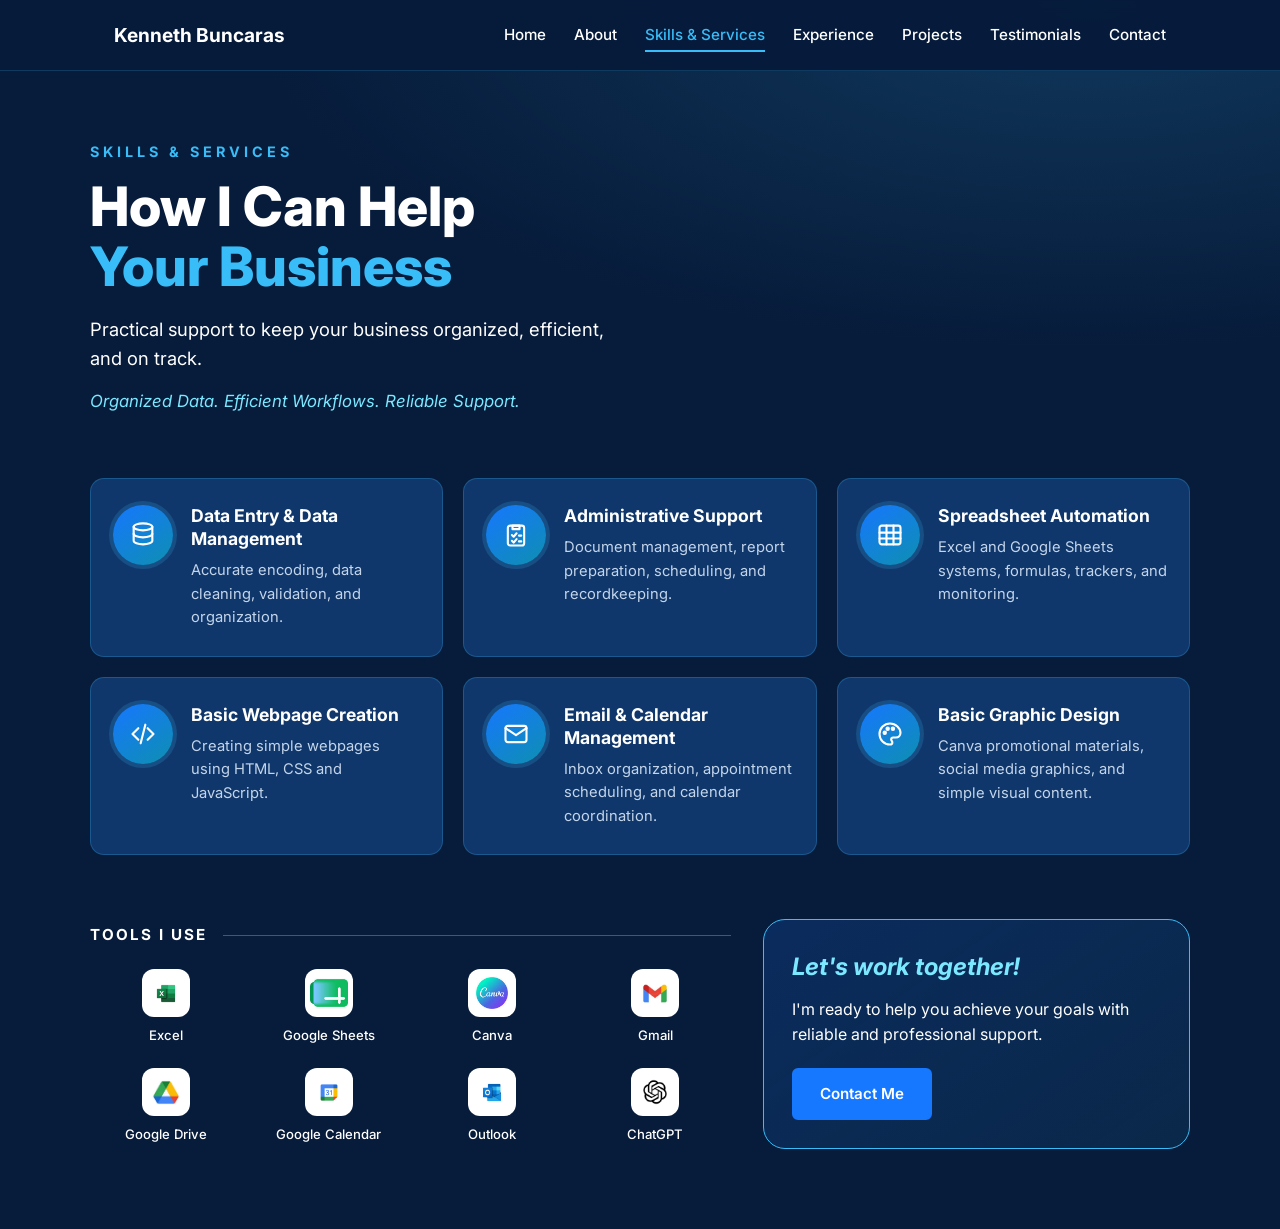
<file: skills.html>
<!DOCTYPE html>
<html lang="en">
  <head>
    <meta charset="UTF-8" />
    <meta name="viewport" content="width=device-width, initial-scale=1.0" />
    <title>Skills &amp; Services | Kenneth Buncaras</title>

    <link rel="preconnect" href="https://fonts.googleapis.com" />
    <link rel="preconnect" href="https://fonts.gstatic.com" crossorigin />
    <link
      href="https://fonts.googleapis.com/css2?family=Inter:wght@400;500;600;700;800&display=swap"
      rel="stylesheet"
    />
    <link rel="stylesheet" href="css/style.css" />
  </head>
  <body class="skills-page">
    <!-- ===== NAVIGATION BAR ===== -->
    <header class="navbar">
      <div class="nav-container">
        <a href="index.html" class="logo">Kenneth Buncaras</a>

        <nav>
          <ul class="nav-links">
            <li><a href="index.html">Home</a></li>
            <li><a href="about.html">About</a></li>
            <li><a href="skills.html" class="active">Skills &amp; Services</a></li>
            <li><a href="experience.html">Experience</a></li>
            <li><a href="projects.html">Projects</a></li>
            <li><a href="testimonials.html">Testimonials</a></li>
            <li><a href="contact.html">Contact</a></li>
          </ul>
        </nav>
      </div>
    </header>

    <main>
      <!-- ===== PAGE HEADING ===== -->
      <section class="svc-hero">
        <div class="container">
          <p class="svc-label">Skills &amp; Services</p>
          <h1 class="svc-title">How I Can Help<br /><span>Your Business</span></h1>
          <p class="svc-sub">Practical support to keep your business organized, efficient, and on track.</p>
          <p class="svc-tagline">Organized Data. Efficient Workflows. Reliable Support.</p>
        </div>
      </section>

      <!-- ===== 6 SERVICE CARDS ===== -->
      <section class="svc-section">
        <div class="container">
          <div class="svc-grid">

            <article class="svc-card">
              <div class="svc-icon">
                <svg viewBox="0 0 24 24" fill="none" stroke="currentColor" stroke-width="1.8" stroke-linecap="round" stroke-linejoin="round"><ellipse cx="12" cy="5" rx="8" ry="3"/><path d="M4 5v6c0 1.7 3.6 3 8 3s8-1.3 8-3V5"/><path d="M4 11v6c0 1.7 3.6 3 8 3s8-1.3 8-3v-6"/></svg>
              </div>
              <div>
                <h3>Data Entry &amp; Data Management</h3>
                <p>Accurate encoding, data cleaning, validation, and organization.</p>
              </div>
            </article>

            <article class="svc-card">
              <div class="svc-icon">
                <svg viewBox="0 0 24 24" fill="none" stroke="currentColor" stroke-width="1.8" stroke-linecap="round" stroke-linejoin="round"><rect x="5" y="4" width="14" height="17" rx="2"/><path d="M9 4h6v3H9z"/><path d="M8.5 12l1.5 1.5 2.5-3"/><path d="M8.5 17l1.5 1.5 2.5-3"/><path d="M14.5 12.5h2M14.5 17.5h2"/></svg>
              </div>
              <div>
                <h3>Administrative Support</h3>
                <p>Document management, report preparation, scheduling, and recordkeeping.</p>
              </div>
            </article>

            <article class="svc-card">
              <div class="svc-icon">
                <svg viewBox="0 0 24 24" fill="none" stroke="currentColor" stroke-width="1.8" stroke-linecap="round" stroke-linejoin="round"><rect x="3" y="4" width="18" height="16" rx="2"/><path d="M3 10h18M3 15h18M9 4v16M15 4v16"/></svg>
              </div>
              <div>
                <h3>Spreadsheet Automation</h3>
                <p>Excel and Google Sheets systems, formulas, trackers, and monitoring.</p>
              </div>
            </article>

                        <article class="svc-card">
              <div class="svc-icon">
                <svg viewBox="0 0 24 24" fill="none" stroke="currentColor" stroke-width="1.8" stroke-linecap="round" stroke-linejoin="round"><path d="M8 7l-5 5 5 5"/><path d="M16 7l5 5-5 5"/><path d="M14 4l-4 16"/></svg>
              </div>
              <div>
                <h3>Basic Webpage Creation</h3>
                <p>Creating simple webpages using HTML, CSS and JavaScript.</p>
              </div>
            </article>

            <article class="svc-card">
              <div class="svc-icon">
                <svg viewBox="0 0 24 24" fill="none" stroke="currentColor" stroke-width="1.8" stroke-linecap="round" stroke-linejoin="round"><rect x="3" y="5" width="18" height="14" rx="2"/><path d="M3 7l9 6 9-6"/></svg>
              </div>
              <div>
                <h3>Email &amp; Calendar Management</h3>
                <p>Inbox organization, appointment scheduling, and calendar coordination.</p>
              </div>
            </article>

            <article class="svc-card">
              <div class="svc-icon">
                <svg viewBox="0 0 24 24" fill="none" stroke="currentColor" stroke-width="1.8" stroke-linecap="round" stroke-linejoin="round"><path d="M12 3a9 9 0 100 18c1.4 0 2-.9 2-1.8 0-1.2-1-1.4-1-2.5 0-1 .8-1.7 1.8-1.7H17a4 4 0 004-4c0-4-4-8-9-8z"/><circle cx="7.5" cy="11" r="1"/><circle cx="10" cy="7.5" r="1"/><circle cx="14.5" cy="7.5" r="1"/></svg>
              </div>
              <div>
                <h3>Basic Graphic Design</h3>
                <p>Canva promotional materials, social media graphics, and simple visual content.</p>
              </div>
            </article>

          </div>
        </div>
      </section>

      <!-- ===== TOOLS + CALL TO ACTION ===== -->
      <section class="svc-section svc-bottom">
        <div class="container svc-bottom-grid">

          <div>
            <p class="svc-tools-label">Tools I Use</p>
            <div class="svc-tools">
              <div class="svc-tool"><img src="images/logos/excel.png" alt="" onerror="this.remove()" /><span>Excel</span></div>
              <div class="svc-tool"><img src="images/logos/sheets.png" alt="" onerror="this.remove()" /><span>Google Sheets</span></div>
              <div class="svc-tool"><img src="images/logos/canva.png" alt="" onerror="this.remove()" /><span>Canva</span></div>
              <div class="svc-tool"><img src="images/logos/gmail.png" alt="" onerror="this.remove()" /><span>Gmail</span></div>
              <div class="svc-tool"><img src="images/logos/drive.png" alt="" onerror="this.remove()" /><span>Google Drive</span></div>
              <div class="svc-tool"><img src="images/logos/calendar.png" alt="" onerror="this.remove()" /><span>Google Calendar</span></div>
              <div class="svc-tool"><img src="images/logos/outlook.png" alt="" onerror="this.remove()" /><span>Outlook</span></div>
              <div class="svc-tool"><img src="images/logos/chatgpt.png" alt="" onerror="this.remove()" /><span>ChatGPT</span></div>
            </div>
          </div>

          <div class="svc-cta">
            <h3>Let's work together!</h3>
            <p>I'm ready to help you achieve your goals with reliable and professional support.</p>
            <a href="contact.html" class="btn btn-primary">Contact Me</a>
          </div>

        </div>
      </section>
    </main>

    <script src="js/main.js"></script>
  </body>
</html>
</file>
<file: css/style.css>
/* ===== Colors and fonts we will reuse everywhere ===== */
:root {
  --navy: #0f2a47;
  --accent: #1b8a9a;
  --text: #2b3440;
  --light-bg: #f5f7fa;
  --white: #ffffff;
  --font-main: "Inter", Arial, sans-serif;
}

/* ===== Basic rules for the whole page ===== */
* {
  margin: 0;
  padding: 0;
  box-sizing: border-box;
}

body {
  font-family: var(--font-main);
  color: var(--text);
  background-color: var(--white);
  line-height: 1.6;
}

a {
  text-decoration: none;
}

ul {
  list-style: none;
}

h1 {
  color: var(--navy);
  font-size: 3rem;
  line-height: 1.2;
}

/* ===== NAVIGATION BAR ===== */
.navbar {
  position: fixed;
  top: 0;
  left: 0;
  width: 100%;
  background-color: var(--white);
  border-bottom: 1px solid #e3e8ef;
  z-index: 1000;
}

.nav-container {
  max-width: 1100px;
  margin: 0 auto;
  padding: 0 24px;
  height: 70px;
  display: flex;
  align-items: center;
  justify-content: space-between;
}

.logo {
  font-size: 1.2rem;
  font-weight: 700;
  color: var(--navy);
}

.nav-links {
  display: flex;
  gap: 28px;
}

.nav-links a {
  font-size: 0.95rem;
  font-weight: 500;
  color: var(--text);
  padding: 6px 0;
  border-bottom: 2px solid transparent;
  transition: color 0.2s ease;
}

.nav-links a:hover {
  color: var(--accent);
}

/* The link of the page you are currently on */
.nav-links a.active {
  color: var(--accent);
  border-bottom-color: var(--accent);
}

/* ===== HOME / HERO SECTION ===== */
.hero {
  min-height: 100vh;
  display: flex;
  align-items: center;
  padding: 100px 24px 60px;
  background-color: var(--light-bg);
}

.hero-container {
  max-width: 1100px;
  margin: 0 auto;
  width: 100%;
  display: flex;
  align-items: center;
  justify-content: space-between;
  gap: 48px;
}

.hero-text {
  flex: 1;
}

.hero-greeting {
  font-size: 1.1rem;
  font-weight: 500;
  color: var(--accent);
  margin-bottom: 8px;
}

.hero-title {
  font-size: 1.4rem;
  font-weight: 600;
  color: var(--accent);
  margin: 12px 0 20px;
}

.hero-summary {
  font-size: 1.05rem;
  max-width: 520px;
  margin-bottom: 32px;
}

.hero-buttons {
  display: flex;
  flex-wrap: wrap;
  gap: 14px;
}

.hero-image img {
  width: 320px;
  height: 320px;
  object-fit: cover;
  border-radius: 50%;
  border: 6px solid var(--white);
  box-shadow: 0 10px 30px rgba(15, 42, 71, 0.15);
}

/* ===== BUTTONS ===== */
.btn {
  display: inline-block;
  padding: 12px 26px;
  border-radius: 6px;
  font-size: 0.95rem;
  font-weight: 600;
  transition: all 0.2s ease;
}

.btn-primary {
  background-color: var(--navy);
  color: var(--white);
  border: 2px solid var(--navy);
}

.btn-primary:hover {
  background-color: var(--accent);
  border-color: var(--accent);
}

.btn-outline {
  background-color: transparent;
  color: var(--navy);
  border: 2px solid var(--navy);
}

.btn-outline:hover {
  background-color: var(--navy);
  color: var(--white);
}

/* ===== SHARED SECTION STYLES (reused by every page) ===== */
.section {
  padding: 90px 24px;
}

/* Extra space at the top of inner pages, so the fixed menu bar does not cover the title */
.page-top {
  padding-top: 140px;
}

.container {
  max-width: 1100px;
  margin: 0 auto;
}

.section-header {
  margin-bottom: 48px;
}

.section-label {
  font-size: 0.9rem;
  font-weight: 600;
  letter-spacing: 1.5px;
  text-transform: uppercase;
  color: var(--accent);
  margin-bottom: 8px;
}

.section-title {
  font-size: 2rem;
  line-height: 1.3;
  color: var(--navy);
  max-width: 640px;
}

/* ===== ABOUT ME PAGE ===== */
.about-grid {
  display: grid;
  grid-template-columns: 1.4fr 1fr;
  gap: 56px;
  align-items: start;
}

.about-text p {
  margin-bottom: 16px;
}

.about-subtitle {
  font-size: 1.15rem;
  color: var(--navy);
  margin: 28px 0 14px;
}

.about-education .about-subtitle {
  margin-top: 0;
}

.interest-list li {
  position: relative;
  padding-left: 22px;
  margin-bottom: 10px;
}

.interest-list li::before {
  content: "";
  position: absolute;
  left: 0;
  top: 10px;
  width: 8px;
  height: 8px;
  border-radius: 50%;
  background-color: var(--accent);
}

/* ===== INFO CARD (used for Education, later for Experience) ===== */
.info-card {
  background-color: var(--light-bg);
  border-left: 4px solid var(--accent);
  border-radius: 8px;
  padding: 24px;
}

.info-card h4 {
  font-size: 1.05rem;
  color: var(--navy);
  margin-bottom: 6px;
}

.card-period {
  font-size: 0.85rem;
  font-weight: 600;
  color: var(--accent);
  margin-bottom: 6px;
}

.card-detail {
  font-size: 0.95rem;
  margin-bottom: 4px;
}

.card-badge {
  display: inline-block;
  margin-top: 14px;
  padding: 4px 12px;
  border-radius: 20px;
  background-color: var(--navy);
  color: var(--white);
  font-size: 0.8rem;
  font-weight: 600;
}

/* ===== TABLET AND PHONE ===== */
@media (max-width: 800px) {
  .hero-container {
    flex-direction: column-reverse;
    text-align: center;
  }

  .hero-summary {
    margin-left: auto;
    margin-right: auto;
  }

  .hero-buttons {
    justify-content: center;
  }

  .hero-image img {
    width: 240px;
    height: 240px;
  }

  h1 {
    font-size: 2.2rem;
  }

  .section {
    padding: 64px 24px;
  }

  .page-top {
    padding-top: 110px;
  }

  .section-title {
    font-size: 1.6rem;
  }

  .about-grid {
    grid-template-columns: 1fr;
    gap: 36px;
  }
}/* ===== SOFTWARE AND TOOLS (bulleted list in columns) ===== */
.tools-list {
  display: grid;
  grid-template-columns: 1fr 1fr;
  column-gap: 24px;
}

@media (max-width: 800px) {
  .tools-list {
    grid-template-columns: 1fr;
  }
}/* ===== EXPERIENCE PAGE (timeline) ===== */
.timeline {
  position: relative;
  padding-left: 40px;
}

/* The vertical line */
.timeline::before {
  content: "";
  position: absolute;
  left: 9px;
  top: 8px;
  bottom: 8px;
  width: 2px;
  background-color: #d5dde8;
}

.timeline-item {
  position: relative;
  margin-bottom: 28px;
}

.timeline-item:last-child {
  margin-bottom: 0;
}

/* The dot for each job */
.timeline-item::before {
  content: "";
  position: absolute;
  left: -40px;
  top: 28px;
  width: 20px;
  height: 20px;
  border-radius: 50%;
  background-color: var(--white);
  border: 4px solid var(--accent);
}

.card-company {
  font-size: 0.95rem;
  font-weight: 600;
  color: var(--text);
  margin-bottom: 14px;
}

.timeline-item .interest-list li {
  font-size: 0.95rem;
  margin-bottom: 8px;
}

@media (max-width: 800px) {
  .timeline {
    padding-left: 32px;
  }

  .timeline-item::before {
    left: -32px;
  }
}/* ===== PROJECTS PAGE ===== */
.section-gray {
  background-color: var(--light-bg);
}

.project-grid {
  display: grid;
  grid-template-columns: repeat(3, 1fr);
  gap: 24px;
}

.project-card {
  background-color: var(--white);
  border: 1px solid #e3e8ef;
  border-radius: 8px;
  overflow: hidden;
  transition: box-shadow 0.2s ease, transform 0.2s ease;
}

.project-card:hover {
  box-shadow: 0 8px 24px rgba(15, 42, 71, 0.12);
  transform: translateY(-3px);
}

.project-thumb {
  height: 160px;
  display: flex;
  align-items: center;
  justify-content: center;
  color: var(--white);
  font-size: 1.1rem;
  font-weight: 600;
  letter-spacing: 1px;
  text-transform: uppercase;
}

.thumb-navy {
  background-color: var(--navy);
}

.thumb-teal {
  background-color: var(--accent);
}

.thumb-slate {
  background-color: #4a5a6e;
}

.thumb-sky {
  background-color: #5b9bd5;
}

.project-body {
  padding: 22px;
}

.project-body h3 {
  font-size: 1.05rem;
  color: var(--navy);
  margin-bottom: 8px;
}

.project-body p {
  font-size: 0.92rem;
  margin-bottom: 14px;
}

.project-badge {
  display: inline-block;
  margin-bottom: 10px;
  padding: 3px 10px;
  border-radius: 20px;
  background-color: var(--accent);
  color: var(--white);
  font-size: 0.72rem;
  font-weight: 600;
  letter-spacing: 0.5px;
  text-transform: uppercase;
}

.project-body .tag-list {
  gap: 8px;
}

.project-body .tag {
  padding: 4px 12px;
  font-size: 0.8rem;
}

/* Filter buttons */
.filter-bar {
  display: flex;
  flex-wrap: wrap;
  gap: 10px;
  margin-bottom: 32px;
}

.filter-btn {
  padding: 9px 20px;
  border: 2px solid var(--navy);
  border-radius: 20px;
  background-color: transparent;
  color: var(--navy);
  font-family: var(--font-main);
  font-size: 0.9rem;
  font-weight: 600;
  cursor: pointer;
  transition: all 0.2s ease;
}

.filter-btn:hover,
.filter-btn.active {
  background-color: var(--navy);
  color: var(--white);
}

/* Used by JavaScript to hide cards that do not match the filter */
.hide {
  display: none !important;
}

@media (max-width: 900px) {
  .project-grid {
    grid-template-columns: 1fr 1fr;
  }
}

@media (max-width: 600px) {
  .project-grid {
    grid-template-columns: 1fr;
  }
}/* ===== PROJECT PICTURES ===== */
.project-thumb {
  height: 220px;
}

/* Cards that have a real picture get a soft gray background behind it */
.project-thumb:not([class*="thumb-"]) {
  background-color: #eef1f5;
}

.project-thumb img {
  width: 100%;
  height: 100%;
  object-fit: contain; /* shows the WHOLE picture, nothing is cropped */
  cursor: zoom-in;
}

/* ===== ENLARGED PICTURE (lightbox) ===== */
.lightbox {
  position: fixed;
  top: 0;
  left: 0;
  width: 100%;
  height: 100%;
  background-color: rgba(10, 20, 35, 0.88);
  display: none;
  align-items: center;
  justify-content: center;
  padding: 32px;
  z-index: 2000;
  cursor: zoom-out;
}

.lightbox.open {
  display: flex;
}

.lightbox img {
  max-width: 100%;
  max-height: 100%;
  border-radius: 6px;
  box-shadow: 0 10px 40px rgba(0, 0, 0, 0.5);
}

.lightbox-close {
  position: absolute;
  top: 18px;
  right: 24px;
  color: var(--white);
  font-size: 2rem;
  line-height: 1;
}
/* ===== TESTIMONIALS PAGE ===== */
.testimonial-grid {
  display: grid;
  grid-template-columns: repeat(3, 1fr);
  gap: 24px;
}

.testimonial-card {
  background-color: var(--white);
  border: 1px solid #e3e8ef;
  border-top: 4px solid var(--accent);
  border-radius: 8px;
  padding: 26px;
}

.sample-label {
  display: inline-block;
  margin-bottom: 14px;
  padding: 3px 10px;
  border-radius: 20px;
  background-color: #fff3cd;
  color: #7a5b00;
  font-size: 0.72rem;
  font-weight: 600;
}

.testimonial-text {
  font-size: 0.98rem;
  margin-bottom: 20px;
}

.testimonial-author {
  display: flex;
  align-items: center;
  gap: 12px;
}

.author-avatar {
  width: 44px;
  height: 44px;
  border-radius: 50%;
  background-color: var(--navy);
  color: var(--white);
  display: flex;
  align-items: center;
  justify-content: center;
  font-weight: 700;
}

.author-name {
  font-weight: 600;
  color: var(--navy);
}

.author-role {
  font-size: 0.85rem;
}

/* ===== FEEDBACK FORM ===== */
.feedback-form {
  max-width: 760px;
  background-color: var(--white);
  border: 1px solid #e3e8ef;
  border-radius: 8px;
  padding: 32px;
}

.form-row {
  display: grid;
  grid-template-columns: 1fr 1fr;
  gap: 20px;
}

.form-group {
  margin-bottom: 20px;
}

.form-group label {
  display: block;
  margin-bottom: 6px;
  font-size: 0.9rem;
  font-weight: 600;
  color: var(--navy);
}

.form-group input[type="text"],
.form-group input[type="email"],
.form-group select,
.form-group textarea {
  width: 100%;
  padding: 11px 14px;
  border: 1px solid #cdd5e0;
  border-radius: 6px;
  font-family: var(--font-main);
  font-size: 0.95rem;
  color: var(--text);
  background-color: var(--white);
}

.form-group input:focus,
.form-group select:focus,
.form-group textarea:focus {
  outline: none;
  border-color: var(--accent);
  box-shadow: 0 0 0 3px rgba(27, 138, 154, 0.15);
}

.form-note {
  font-size: 0.85rem;
  margin-bottom: 20px;
}

.feedback-form .btn {
  cursor: pointer;
  font-family: var(--font-main);
}

.form-message {
  margin-top: 16px;
  font-size: 0.92rem;
  font-weight: 500;
}

.form-message.error {
  color: #b3261e;
}

.form-message.info {
  color: var(--accent);
}

@media (max-width: 900px) {
  .testimonial-grid {
    grid-template-columns: 1fr 1fr;
  }
}

@media (max-width: 600px) {
  .testimonial-grid {
    grid-template-columns: 1fr;
  }

  .form-row {
    grid-template-columns: 1fr;
    gap: 0;
  }

  .feedback-form {
    padding: 22px;
  }
}/* ===== STAR RATING (form) ===== */
.star-rating {
  position: relative;
  display: inline-flex;
  flex-direction: row-reverse; /* shows the stars as 1 to 5 */
  gap: 4px;
}

/* The real radio buttons are hidden but still work with the keyboard */
.star-rating input {
  position: absolute;
  opacity: 0;
  width: 1px;
  height: 1px;
}

.form-group .star-rating label {
  display: inline;
  margin: 0;
  font-size: 2.2rem;
  line-height: 1;
  color: #cdd5e0;
  cursor: pointer;
  transition: color 0.15s ease;
}

/* Hover: color this star and all the ones before it */
.form-group .star-rating label:hover,
.form-group .star-rating label:hover ~ label {
  color: #f5a623;
}

/* Chosen: color the chosen star and all the ones before it */
.form-group .star-rating input:checked ~ label {
  color: #f5a623;
}

/* Keyboard focus outline */
.form-group .star-rating input:focus-visible + label {
  outline: 2px solid var(--accent);
  border-radius: 4px;
}

/* ===== STARS SHOWN ON CARDS ===== */
.stars {
  color: #f5a623;
  font-size: 1.15rem;
  letter-spacing: 2px;
  margin-bottom: 10px;
}

/* ===== AVERAGE RATING (Home page) ===== */
.rating-summary {
  display: flex;
  flex-wrap: wrap;
  align-items: center;
  gap: 10px;
  margin-bottom: 28px;
}

.stars-outer {
  position: relative;
  display: inline-block;
  font-size: 1.4rem;
  line-height: 1;
  letter-spacing: 2px;
  color: #cdd5e0;
}

.stars-outer::before {
  content: "\2605\2605\2605\2605\2605";
}

.stars-inner {
  position: absolute;
  top: 0;
  left: 0;
  width: 0;
  white-space: nowrap;
  overflow: hidden;
}

.stars-inner::before {
  content: "\2605\2605\2605\2605\2605";
  color: #f5a623;
}

.rating-text {
  font-size: 0.95rem;
  font-weight: 600;
  color: var(--navy);
}

.rating-link {
  font-size: 0.9rem;
  font-weight: 500;
  color: var(--accent);
  text-decoration: underline;
}

@media (max-width: 800px) {
  .rating-summary {
    justify-content: center;
  }
}/* ===== TESTIMONIALS PAGE: LESS SPACE BETWEEN THE TWO SECTIONS ===== */
.section-tight-bottom {
  padding-bottom: 40px;
}

.section-tight-top {
  padding-top: 50px;
}/* ===== CONTACT PAGE ===== */
.contact-grid {
  display: grid;
  grid-template-columns: 1fr 1.3fr;
  gap: 48px;
  align-items: start;
}

.contact-intro {
  margin-bottom: 32px;
}

.contact-item {
  margin-bottom: 22px;
  padding-left: 16px;
  border-left: 4px solid var(--accent);
}

.contact-label {
  font-size: 0.8rem;
  font-weight: 600;
  letter-spacing: 1px;
  text-transform: uppercase;
  color: var(--accent);
  margin-bottom: 2px;
}

.contact-item a {
  font-weight: 600;
  color: var(--navy);
}

.contact-item a:hover {
  color: var(--accent);
}

.contact-form {
  max-width: none;
}

@media (max-width: 800px) {
  .contact-grid {
    grid-template-columns: 1fr;
    gap: 32px;
  }
}/* ===== SOCIAL LINKS ===== */
.social-links {
  display: flex;
  flex-wrap: wrap;
  gap: 10px;
  margin-top: 8px;
}

.social-links a {
  padding: 7px 16px;
  border: 2px solid var(--navy);
  border-radius: 20px;
  font-size: 0.85rem;
  font-weight: 600;
  color: var(--navy);
  transition: all 0.2s ease;
}

.social-links a:hover {
  background-color: var(--navy);
  color: var(--white);
}/* ===== MOBILE MENU ===== */
.menu-toggle {
  display: none; /* hidden on large screens */
  flex-direction: column;
  gap: 5px;
  padding: 8px;
  background: none;
  border: none;
  cursor: pointer;
}

.menu-toggle span {
  display: block;
  width: 24px;
  height: 2px;
  background-color: var(--navy);
  transition: transform 0.25s ease, opacity 0.25s ease;
}

/* The three bars turn into an X when the menu is open */
.menu-toggle.open span:nth-child(1) {
  transform: translateY(7px) rotate(45deg);
}

.menu-toggle.open span:nth-child(2) {
  opacity: 0;
}

.menu-toggle.open span:nth-child(3) {
  transform: translateY(-7px) rotate(-45deg);
}

@media (max-width: 900px) {
  .menu-toggle {
    display: flex;
  }

  /* The links become a dropdown list under the bar */
  .nav-links {
    display: none;
    position: absolute;
    top: 70px;
    left: 0;
    width: 100%;
    flex-direction: column;
    gap: 0;
    padding: 8px 24px 16px;
    background-color: var(--white);
    border-bottom: 1px solid #e3e8ef;
    box-shadow: 0 10px 20px rgba(15, 42, 71, 0.08);
  }

  .nav-links.open {
    display: flex;
  }

  .nav-links a {
    display: block;
    padding: 12px 0;
    font-size: 1rem;
    border-bottom: none;
  }

  .nav-links a.active {
    border-bottom: none;
    font-weight: 700;
  }
}/* ===== TESTIMONIALS FROM THE DATABASE ===== */
.testimonial-card {
  position: relative;
}

.testimonial-card.is-featured {
  border-color: var(--accent);
  box-shadow: 0 8px 24px rgba(27, 138, 154, 0.15);
}

.featured-badge {
  display: inline-block;
  margin-bottom: 12px;
  padding: 3px 10px;
  border-radius: 20px;
  background-color: var(--accent);
  color: var(--white);
  font-size: 0.72rem;
  font-weight: 600;
  letter-spacing: 0.5px;
  text-transform: uppercase;
}

.stars-empty {
  color: #cdd5e0;
}

.testimonial-photo {
  display: block;
  width: 100%;
  max-height: 180px;
  object-fit: cover;
  border-radius: 6px;
  margin-bottom: 20px;
}

/* Hidden spam-trap field */
.hp {
  position: absolute;
  left: -9999px;
  width: 1px;
  height: 1px;
  opacity: 0;
}/* ===== ADMIN LOGIN PAGE ===== */
.login-page {
  min-height: 100vh;
  display: flex;
  align-items: center;
  justify-content: center;
  padding: 24px;
  background-color: var(--light-bg);
}

.login-box {
  width: 100%;
  max-width: 400px;
  padding: 36px;
  background-color: var(--white);
  border: 1px solid #e3e8ef;
  border-radius: 8px;
  box-shadow: 0 10px 30px rgba(15, 42, 71, 0.08);
}

.login-box h1 {
  font-size: 1.6rem;
  margin-bottom: 6px;
}

.login-sub {
  font-size: 0.9rem;
  margin-bottom: 24px;
}

.login-box .btn {
  width: 100%;
  cursor: pointer;
  font-family: var(--font-main);
}

.login-back {
  margin-top: 20px;
  text-align: center;
  font-size: 0.9rem;
}

.login-back a {
  color: var(--accent);
}/* ===== ADMIN DASHBOARD ===== */
.admin-page {
  background-color: var(--light-bg);
  min-height: 100vh;
}

.admin-bar {
  background-color: var(--navy);
  color: var(--white);
}

.admin-bar-inner {
  max-width: 1100px;
  margin: 0 auto;
  padding: 16px 24px;
  display: flex;
  justify-content: space-between;
  align-items: center;
}

.admin-bar-right {
  display: flex;
  align-items: center;
  gap: 18px;
}

.admin-bar a {
  color: var(--white);
  font-size: 0.9rem;
}

.admin-main {
  max-width: 1100px;
  margin: 0 auto;
  padding: 32px 24px 60px;
}

.admin-tabs {
  display: flex;
  gap: 8px;
  margin-bottom: 24px;
  border-bottom: 2px solid #d5dde8;
}

.admin-tab {
  padding: 10px 22px;
  border: none;
  background: none;
  font-family: var(--font-main);
  font-size: 0.95rem;
  font-weight: 600;
  color: var(--text);
  cursor: pointer;
  border-bottom: 3px solid transparent;
  margin-bottom: -2px;
}

.admin-tab.active {
  color: var(--accent);
  border-bottom-color: var(--accent);
}

.admin-panel-head {
  display: flex;
  justify-content: space-between;
  align-items: center;
  margin-bottom: 16px;
}

.admin-panel h2 {
  color: var(--navy);
  margin-bottom: 12px;
}

.admin-panel-head h2 {
  margin-bottom: 0;
}

.admin-panel .btn {
  cursor: pointer;
  font-family: var(--font-main);
}

.admin-form {
  max-width: none;
  margin-bottom: 28px;
}

.admin-form h3 {
  color: var(--navy);
  margin-bottom: 20px;
}

.admin-form .btn-outline {
  margin-left: 10px;
}

.check-label {
  display: flex !important;
  align-items: center;
  gap: 8px;
  font-weight: 500 !important;
  cursor: pointer;
}

.current-file {
  margin-bottom: 8px;
  font-size: 0.9rem;
}

.current-file small {
  display: block;
  color: #6b7686;
}

.admin-table-wrap {
  overflow-x: auto;
  background-color: var(--white);
  border: 1px solid #e3e8ef;
  border-radius: 8px;
}

.admin-table {
  width: 100%;
  border-collapse: collapse;
  font-size: 0.92rem;
}

.admin-table th,
.admin-table td {
  padding: 12px 14px;
  text-align: left;
  border-bottom: 1px solid #e3e8ef;
  vertical-align: middle;
}

.admin-table th {
  background-color: var(--light-bg);
  color: var(--navy);
  font-size: 0.8rem;
  text-transform: uppercase;
  letter-spacing: 0.5px;
}

.admin-thumb {
  width: 64px;
  height: 44px;
  object-fit: cover;
  border-radius: 4px;
  display: block;
  margin-bottom: 6px;
}

.admin-table .admin-thumb {
  margin-bottom: 0;
}

.admin-no-pic {
  color: #8a94a3;
  font-size: 0.85rem;
}

.admin-actions {
  white-space: nowrap;
}

.admin-btn {
  padding: 6px 14px;
  border: 1px solid #cdd5e0;
  border-radius: 6px;
  background-color: var(--white);
  font-family: var(--font-main);
  font-size: 0.85rem;
  font-weight: 600;
  color: var(--navy);
  cursor: pointer;
}

.admin-btn:hover {
  border-color: var(--navy);
}

.admin-btn.danger {
  color: #b3261e;
  margin-left: 6px;
}

.admin-btn.danger:hover {
  border-color: #b3261e;
}

.admin-bar .admin-btn {
  background: none;
  border-color: rgba(255, 255, 255, 0.5);
  color: var(--white);
}/* ===== ADMIN: TESTIMONIALS AND MESSAGES ===== */
.admin-hint {
  font-size: 0.9rem;
  margin-bottom: 12px;
}

.admin-comment {
  max-width: 280px;
  font-size: 0.88rem;
}

.order-input {
  width: 70px;
  padding: 6px 8px;
  border: 1px solid #cdd5e0;
  border-radius: 6px;
  font-family: var(--font-main);
  font-size: 0.9rem;
}

.admin-table small {
  color: #6b7686;
}

.msg-card {
  background-color: var(--white);
  border: 1px solid #e3e8ef;
  border-left: 4px solid var(--accent);
  border-radius: 8px;
  padding: 20px 24px;
  margin-bottom: 16px;
}

.msg-head {
  display: flex;
  justify-content: space-between;
  align-items: baseline;
  gap: 16px;
}

.msg-head h3 {
  font-size: 1.05rem;
  color: var(--navy);
}

.msg-date {
  font-size: 0.85rem;
  color: #6b7686;
  white-space: nowrap;
}

.msg-from {
  font-size: 0.9rem;
  margin: 4px 0 12px;
}

.msg-body {
  white-space: pre-wrap;
  word-break: break-word;
  margin-bottom: 14px;
}

.msg-actions {
  display: flex;
  gap: 8px;
}

.msg-actions a.admin-btn {
  display: inline-block;
}/* ===== HOME: DARK TECH HERO (uses images/hero-bg.jpg) ===== */
.hero-dark {
  background-color: #061a3d;
  background-image:
    linear-gradient(rgba(4, 16, 40, 0.35), rgba(4, 16, 40, 0.35)),
    url("../images/hero-bg.jpg");
  background-size: cover;
  background-position: center;
  background-repeat: no-repeat;
}

.hero-dark h1 {
  color: var(--white);
}

.hero-dark .hero-greeting {
  color: #7fe0ee;
}

.hero-dark .hero-title {
  color: #7fe0ee;
}

.hero-dark .hero-summary {
  color: #d6e2f2;
}

.hero-dark .rating-text {
  color: var(--white);
}

.hero-dark .rating-link {
  color: #7fe0ee;
}

.hero-dark .stars-outer {
  color: rgba(255, 255, 255, 0.3);
}

.hero-dark .btn-primary {
  background-color: var(--accent);
  border-color: var(--accent);
  color: var(--white);
}

.hero-dark .btn-primary:hover {
  background-color: #23a6b8;
  border-color: #23a6b8;
}

.hero-dark .btn-outline {
  color: var(--white);
  border-color: rgba(255, 255, 255, 0.7);
}

.hero-dark .btn-outline:hover {
  background-color: var(--white);
  color: var(--navy);
}

.hero-dark .hero-image img {
  border-color: rgba(255, 255, 255, 0.9);
  box-shadow: 0 0 0 6px rgba(27, 138, 154, 0.35), 0 16px 40px rgba(0, 0, 0, 0.4);
}

/* ===== HOME: SUMMARY AND FEATURED WORKS ===== */
.home-summary {
  max-width: 760px;
  text-align: center;
}

.center-title {
  margin-left: auto;
  margin-right: auto;
}

.home-summary-text {
  margin: 18px 0 20px;
  font-size: 1.05rem;
}

.center-header {
  text-align: center;
}

.center-button {
  margin-top: 36px;
  text-align: center;
}

@media (max-width: 800px) {
  .hero-dark {
    background-position: 30% center;
  }
}/* ===== TECH ANIMATIONS ===== */
.typed-line {
  font-size: 1.05rem;
  font-weight: 500;
  color: #d6e2f2;
  margin-bottom: 14px;
  min-height: 1.6em;
}

.typed-line #typed {
  color: #7fe0ee;
  font-weight: 600;
}

.cursor {
  color: #7fe0ee;
  animation: blink 1s steps(1) infinite;
}

@keyframes blink {
  50% { opacity: 0; }
}

/* A soft light line that sweeps across the dark hero */
.hero-dark {
  position: relative;
  overflow: hidden;
}

.hero-dark::after {
  content: "";
  position: absolute;
  top: 0;
  left: -40%;
  width: 40%;
  height: 100%;
  background: linear-gradient(100deg, transparent, rgba(127, 224, 238, 0.10), transparent);
  animation: sweep 7s ease-in-out infinite;
  pointer-events: none;
}

@keyframes sweep {
  0% { left: -40%; }
  60%, 100% { left: 110%; }
}

.hero-dark .hero-container {
  position: relative;
  z-index: 1;
}

/* Gentle glow on the photo */
.hero-dark .hero-image img {
  animation: glow 4s ease-in-out infinite;
}

@keyframes glow {
  0%, 100% { box-shadow: 0 0 0 6px rgba(27, 138, 154, 0.30), 0 16px 40px rgba(0, 0, 0, 0.4); }
  50% { box-shadow: 0 0 0 10px rgba(27, 138, 154, 0.50), 0 16px 40px rgba(0, 0, 0, 0.4); }
}

/* ===== TOOLS ROW ===== */
.tools-strip {
  padding: 40px 24px 20px;
  text-align: center;
  background-color: var(--white);
}

.tools-label {
  font-size: 0.85rem;
  font-weight: 600;
  letter-spacing: 1.5px;
  text-transform: uppercase;
  color: var(--accent);
  margin-bottom: 20px;
}

.tools-row {
  max-width: 1000px;
  margin: 0 auto;
  display: flex;
  flex-wrap: wrap;
  justify-content: center;
  gap: 14px;
}

.tool-chip {
  display: flex;
  align-items: center;
  gap: 10px;
  padding: 10px 18px;
  background-color: var(--white);
  border: 1px solid #e3e8ef;
  border-radius: 12px;
  font-size: 0.9rem;
  font-weight: 600;
  color: var(--navy);
  box-shadow: 0 4px 14px rgba(15, 42, 71, 0.06);
  animation: floaty 5s ease-in-out infinite;
  transition: border-color 0.2s ease, box-shadow 0.2s ease;
}

.tool-chip img {
  width: 28px;
  height: 28px;
  object-fit: contain;
}

.tool-chip:hover {
  border-color: var(--accent);
  box-shadow: 0 0 0 3px rgba(27, 138, 154, 0.15), 0 8px 20px rgba(27, 138, 154, 0.2);
}

.tool-chip:nth-child(2n) { animation-delay: -1.2s; }
.tool-chip:nth-child(3n) { animation-delay: -2.4s; }
.tool-chip:nth-child(5n) { animation-delay: -3.6s; }

@keyframes floaty {
  0%, 100% { transform: translateY(0); }
  50% { transform: translateY(-6px); }
}

/* ===== FADE-IN ON SCROLL ===== */
.reveal {
  opacity: 0;
  transform: translateY(24px);
  transition: opacity 0.7s ease, transform 0.7s ease;
}

.reveal.visible {
  opacity: 1;
  transform: none;
}

/* Respect visitors who prefer less motion */
@media (prefers-reduced-motion: reduce) {
  .hero-dark::after,
  .hero-dark .hero-image img,
  .tool-chip,
  .cursor {
    animation: none;
  }
}/* ===== DARK BLUE THEME (public pages only) ===== */
.theme-dark {
  background-color: #071b3a;
  color: #c3d5ea;
  color-scheme: dark;
}

/* Headings and main text */
.theme-dark h1,
.theme-dark .section-title,
.theme-dark .about-subtitle,
.theme-dark .info-card h4,
.theme-dark .skill-card h3,
.theme-dark .project-body h3,
.theme-dark .author-name,
.theme-dark .card-company,
.theme-dark .logo,
.theme-dark .rating-text {
  color: #ffffff;
}

/* Highlights */
.theme-dark .section-label,
.theme-dark .tools-label,
.theme-dark .card-period,
.theme-dark .contact-label,
.theme-dark .rating-link,
.theme-dark .login-back a {
  color: #38bdf8;
}

/* Navigation bar */
.theme-dark .navbar {
  background-color: rgba(7, 27, 58, 0.95);
  border-bottom: 1px solid rgba(56, 189, 248, 0.2);
  backdrop-filter: blur(6px);
}

.theme-dark .nav-links a {
  color: #c3d5ea;
}

.theme-dark .nav-links a:hover,
.theme-dark .nav-links a.active {
  color: #38bdf8;
}

.theme-dark .nav-links a.active {
  border-bottom-color: #38bdf8;
}

.theme-dark .menu-toggle span {
  background-color: #ffffff;
}

@media (max-width: 900px) {
  .theme-dark .nav-links {
    background-color: #0b2852;
    border-bottom: 1px solid rgba(56, 189, 248, 0.2);
  }
}

/* Alternate sections */
.theme-dark .section-gray,
.theme-dark .tools-strip {
  background-color: #0b2852;
}

/* Cards */
.theme-dark .project-card,
.theme-dark .skill-card,
.theme-dark .testimonial-card,
.theme-dark .info-card,
.theme-dark .feedback-form,
.theme-dark .tool-chip {
  background-color: #10376b;
  border-color: rgba(56, 189, 248, 0.2);
}

.theme-dark .skill-card,
.theme-dark .testimonial-card {
  border-top: 4px solid #38bdf8;
}

.theme-dark .info-card {
  border-left: 4px solid #38bdf8;
}

.theme-dark .project-card:hover,
.theme-dark .skill-card:hover {
  box-shadow: 0 10px 28px rgba(0, 0, 0, 0.35);
}

.theme-dark .testimonial-card.is-featured {
  border-color: #38bdf8;
  box-shadow: 0 8px 24px rgba(56, 189, 248, 0.2);
}

/* Bullet dots, timeline, contact accents */
.theme-dark .interest-list li::before {
  background-color: #38bdf8;
}

.theme-dark .timeline::before {
  background-color: rgba(56, 189, 248, 0.35);
}

.theme-dark .timeline-item::before {
  background-color: #071b3a;
  border-color: #38bdf8;
}

.theme-dark .contact-item {
  border-left-color: #38bdf8;
}

.theme-dark .contact-item a {
  color: #ffffff;
}

.theme-dark .contact-item a:hover {
  color: #38bdf8;
}

/* Buttons */
.theme-dark .btn-primary {
  background-color: #1677ff;
  border-color: #1677ff;
  color: #ffffff;
}

.theme-dark .btn-primary:hover {
  background-color: #3b8cff;
  border-color: #3b8cff;
}

.theme-dark .btn-outline {
  color: #ffffff;
  border-color: rgba(255, 255, 255, 0.6);
}

.theme-dark .btn-outline:hover {
  background-color: #1677ff;
  border-color: #1677ff;
  color: #ffffff;
}

.theme-dark .filter-btn {
  color: #c3d5ea;
  border-color: #38bdf8;
}

.theme-dark .filter-btn:hover,
.theme-dark .filter-btn.active {
  background-color: #1677ff;
  border-color: #1677ff;
  color: #ffffff;
}

.theme-dark .social-links a {
  color: #ffffff;
  border-color: #38bdf8;
}

.theme-dark .social-links a:hover {
  background-color: #1677ff;
  border-color: #1677ff;
  color: #ffffff;
}

/* Badges, avatars, tags */
.theme-dark .project-badge,
.theme-dark .featured-badge,
.theme-dark .author-avatar,
.theme-dark .card-badge {
  background-color: #1677ff;
  color: #ffffff;
}

.theme-dark .tag {
  background-color: rgba(56, 189, 248, 0.12);
  border-color: rgba(56, 189, 248, 0.3);
  color: #c3d5ea;
}

.theme-dark .stars-empty {
  color: rgba(255, 255, 255, 0.25);
}

/* Project thumbnails (placeholders and real pictures) */
.theme-dark .thumb-navy { background-color: #1d4f91; }
.theme-dark .thumb-teal { background-color: #0e8fb0; }
.theme-dark .thumb-slate { background-color: #3b5b82; }
.theme-dark .thumb-sky { background-color: #2b7fd6; }

.theme-dark .project-thumb:not([class*="thumb-"]) {
  background-color: #0b2852;
}

/* Tool chips */
.theme-dark .tool-chip {
  color: #ffffff;
  box-shadow: 0 4px 14px rgba(0, 0, 0, 0.25);
}

.theme-dark .tool-chip:hover {
  border-color: #38bdf8;
  box-shadow: 0 0 0 3px rgba(56, 189, 248, 0.2), 0 8px 20px rgba(56, 189, 248, 0.25);
}

/* White backing so dark logos (like ChatGPT) stay visible */
.theme-dark .tool-chip img {
  width: 32px;
  height: 32px;
  padding: 3px;
  background-color: #ffffff;
  border-radius: 8px;
}

/* Forms */
.theme-dark .form-group label {
  color: #ffffff;
}

.theme-dark .form-group input[type="text"],
.theme-dark .form-group input[type="email"],
.theme-dark .form-group select,
.theme-dark .form-group textarea {
  background-color: #0b2852;
  border-color: rgba(56, 189, 248, 0.35);
  color: #ffffff;
}

.theme-dark .form-group select option {
  background-color: #0b2852;
  color: #ffffff;
}

.theme-dark .form-group input:focus,
.theme-dark .form-group select:focus,
.theme-dark .form-group textarea:focus {
  border-color: #38bdf8;
  box-shadow: 0 0 0 3px rgba(56, 189, 248, 0.25);
}

.theme-dark .form-message.info {
  color: #38bdf8;
}

.theme-dark .form-message.error {
  color: #ff8a80;
}

/* Home hero: use the new highlight color and button blue */
.theme-dark .hero-dark .hero-greeting,
.theme-dark .hero-dark .hero-title,
.theme-dark .hero-dark .rating-link,
.theme-dark .typed-line #typed,
.theme-dark .cursor {
  color: #38bdf8;
}

.theme-dark .hero-dark .hero-summary,
.theme-dark .typed-line {
  color: #c3d5ea;
}

.theme-dark .hero-dark .btn-primary {
  background-color: #1677ff;
  border-color: #1677ff;
}

.theme-dark .hero-dark .btn-primary:hover {
  background-color: #3b8cff;
  border-color: #3b8cff;
}

.theme-dark .hero-dark .hero-image img {
  animation: glowBlue 4s ease-in-out infinite;
}

@keyframes glowBlue {
  0%, 100% { box-shadow: 0 0 0 6px rgba(56, 189, 248, 0.30), 0 16px 40px rgba(0, 0, 0, 0.4); }
  50% { box-shadow: 0 0 0 10px rgba(56, 189, 248, 0.50), 0 16px 40px rgba(0, 0, 0, 0.4); }
}

@media (prefers-reduced-motion: reduce) {
  .theme-dark .hero-dark .hero-image img {
    animation: none;
  }
}/* ===== HOME PAGE COLORS (hero section and navigation) ===== */

/* Navigation: dark bar so the white text is readable (Home page only) */
body:has(.hero-dark) .navbar {
  background-color: rgba(7, 27, 58, 0.92);
  border-bottom: 1px solid rgba(255, 255, 255, 0.15);
  backdrop-filter: blur(6px);
}

body:has(.hero-dark) .logo,
body:has(.hero-dark) .nav-links a,
body:has(.hero-dark) .nav-links a.active {
  color: #ffffff;
}

body:has(.hero-dark) .nav-links a:hover {
  color: #38bdf8;
}

body:has(.hero-dark) .nav-links a.active {
  border-bottom-color: #ffffff;
}

body:has(.hero-dark) .menu-toggle span {
  background-color: #ffffff;
}

@media (max-width: 900px) {
  body:has(.hero-dark) .nav-links {
    background-color: #071b3a;
  }
}

/* Your name */
.hero-dark h1 {
  color: #ffffff;
}

/* Job title */
.hero-dark .hero-title {
  color: #38bdf8;
}

/* Short introduction */
.hero-dark .hero-summary {
  color: #ffffff;
}

/* Description / tagline (the typing line) */
.hero-dark .typed-line,
.hero-dark .typed-line #typed,
.hero-dark .cursor {
  color: #ffffff;
}

/* Button text */
.hero-dark .btn,
.hero-dark .btn-primary,
.hero-dark .btn-outline {
  color: #ffffff;
}

.hero-dark .btn-outline:hover {
  background-color: #1677ff;
  border-color: #1677ff;
  color: #ffffff;
}

/* Supporting labels ("Hello, I'm", rating text, "Leave a rating") */
.hero-dark .hero-greeting,
.hero-dark .rating-text,
.hero-dark .rating-link {
  color: #ffffff;
}/* ===== FORCE WHITE TEXT IN THE HOME HERO ===== */
.theme-dark .hero-dark .hero-summary,
.theme-dark .hero-dark .hero-greeting,
.theme-dark .hero-dark .rating-text,
.theme-dark .hero-dark .rating-link,
.theme-dark .hero-dark .typed-line,
.theme-dark .hero-dark .typed-line #typed,
.theme-dark .hero-dark .cursor {
  color: #ffffff;
}/* ===== INFINITE LOGO CAROUSEL ===== */
.tools-row.carousel {
  max-width: 1000px;
  margin: 0 auto;
  overflow: hidden;
  display: block;
  padding: 10px 0 16px;
  /* fade out at the left and right edges */
  -webkit-mask-image: linear-gradient(to right, transparent, #000 10%, #000 90%, transparent);
  mask-image: linear-gradient(to right, transparent, #000 10%, #000 90%, transparent);
}

.carousel-track {
  display: flex;
  flex-wrap: nowrap;
  gap: 16px;
  width: max-content;
}

.carousel-track .tool-chip {
  flex-shrink: 0;
  animation: none; /* stops the old floating so the scroll is smooth */
}

.carousel-track.scrolling {
  animation: scroll-logos 28s linear infinite;
}

/* Pause when the mouse is over the carousel */
.tools-row.carousel:hover .carousel-track {
  animation-play-state: paused;
}

/* Moves by exactly half the track (one full set of logos) */
@keyframes scroll-logos {
  from { transform: translateX(0); }
  to { transform: translateX(calc(-50% - 8px)); }
}

/* Without motion (reduced-motion setting), show the logos in a static, wrapped row */
@media (prefers-reduced-motion: reduce) {
  .tools-row.carousel {
    -webkit-mask-image: none;
    mask-image: none;
  }

  .carousel-track {
    flex-wrap: wrap;
    justify-content: center;
    width: auto;
  }
}/* ===== ADMIN: ADD CATEGORY ROW ===== */
.category-add {
  display: flex;
  gap: 12px;
  margin-bottom: 20px;
  flex-wrap: wrap;
}

.category-add input {
  flex: 1;
  min-width: 220px;
  padding: 11px 14px;
  border: 1px solid #cdd5e0;
  border-radius: 6px;
  font-family: var(--font-main);
  font-size: 0.95rem;
}

.category-add .btn {
  cursor: pointer;
  font-family: var(--font-main);
}/* ===== MATRIX RAIN LAYER (behind the text) ===== */
.matrix-canvas {
  position: absolute;
  top: 0;
  left: 0;
  width: 100%;
  height: 100%;
  z-index: 0;
  pointer-events: none;
  opacity: 0.45;
  /* dimmer on the left (where the text is), stronger on the right */
  -webkit-mask-image: linear-gradient(to right, rgba(0, 0, 0, 0.25), rgba(0, 0, 0, 0.9));
  mask-image: linear-gradient(to right, rgba(0, 0, 0, 0.25), rgba(0, 0, 0, 0.9));
}

/* Keep the hero text crisp over the rain */
.hero-dark .hero-text h1,
.hero-dark .hero-title,
.hero-dark .hero-summary,
.hero-dark .typed-line,
.hero-dark .hero-greeting {
  text-shadow: 0 2px 10px rgba(4, 16, 40, 0.85);
}

@media (max-width: 800px) {
  .matrix-canvas {
    opacity: 0.3;
    -webkit-mask-image: none;
    mask-image: none;
  }
}/* ===== HOME HERO: MORE VISIBLE JOB TITLE AND TYPED TEXT ===== */

/* Job title: brighter cyan, bolder, with a dark halo */
.theme-dark .hero-dark .hero-title,
.hero-dark .hero-title {
  color: #5fd4ff;
  font-weight: 700;
  text-shadow:
    0 0 14px rgba(4, 16, 40, 0.95),
    0 2px 6px rgba(4, 16, 40, 0.95),
    0 0 22px rgba(56, 189, 248, 0.45);
}

/* "I work with" stays white */
.theme-dark .hero-dark .typed-line,
.hero-dark .typed-line {
  color: #ffffff;
  font-weight: 500;
  text-shadow: 0 2px 8px rgba(4, 16, 40, 0.9);
}

/* The changing text: light cyan, bold, glowing */
.theme-dark .hero-dark .typed-line #typed,
.hero-dark .typed-line #typed {
  color: #7be8ff;
  font-weight: 700;
  font-size: 1.15em;
  text-shadow:
    0 0 10px rgba(123, 232, 255, 0.75),
    0 2px 6px rgba(4, 16, 40, 0.95);
}

/* The blinking cursor matches the changing text */
.theme-dark .hero-dark .cursor,
.hero-dark .cursor {
  color: #7be8ff;
  font-weight: 700;
}/* ===== SKILLS & SERVICES PAGE ===== */
.skills-page {
  background-color: #071b3a;
  color: #c3d5ea;
}

.skills-page .navbar {
  background-color: rgba(7, 27, 58, 0.95);
  border-bottom: 1px solid rgba(56, 189, 248, 0.2);
  backdrop-filter: blur(6px);
}

.skills-page .logo,
.skills-page .nav-links a {
  color: #ffffff;
}

.skills-page .nav-links a:hover,
.skills-page .nav-links a.active {
  color: #38bdf8;
}

.skills-page .nav-links a.active {
  border-bottom-color: #38bdf8;
}

.skills-page .menu-toggle span {
  background-color: #ffffff;
}

@media (max-width: 900px) {
  .skills-page .nav-links {
    background-color: #0b2852;
  }
}

/* Heading */
.svc-hero {
  padding: 140px 24px 40px;
  background: radial-gradient(ellipse at 85% 0%, rgba(56, 189, 248, 0.18), transparent 55%);
}

.svc-label {
  font-size: 0.9rem;
  font-weight: 700;
  letter-spacing: 4px;
  text-transform: uppercase;
  color: #38bdf8;
  margin-bottom: 14px;
}

.svc-title {
  font-size: 3.4rem;
  font-weight: 800;
  line-height: 1.1;
  color: #ffffff;
  margin-bottom: 18px;
}

.svc-title span {
  color: #38bdf8;
}

.svc-sub {
  font-size: 1.15rem;
  color: #ffffff;
  max-width: 520px;
  margin-bottom: 14px;
}

.svc-tagline {
  font-size: 1.05rem;
  font-style: italic;
  color: #7be8ff;
}

/* Service cards */
.svc-section {
  padding: 24px 24px 24px;
}

.svc-grid {
  display: grid;
  grid-template-columns: repeat(3, 1fr);
  gap: 20px;
}

.svc-card {
  display: flex;
  gap: 18px;
  align-items: flex-start;
  padding: 26px 22px;
  background-color: #10376b;
  border: 1px solid rgba(56, 189, 248, 0.25);
  border-radius: 14px;
  transition: transform 0.2s ease, box-shadow 0.2s ease, border-color 0.2s ease;
}

.svc-card:hover {
  transform: translateY(-4px);
  border-color: #38bdf8;
  box-shadow: 0 12px 28px rgba(0, 0, 0, 0.35);
}

.svc-icon {
  flex-shrink: 0;
  width: 60px;
  height: 60px;
  border-radius: 50%;
  display: flex;
  align-items: center;
  justify-content: center;
  color: #ffffff;
  background: linear-gradient(145deg, #1677ff, #0e8fb0);
  box-shadow: 0 0 0 4px rgba(56, 189, 248, 0.18);
}

.svc-icon svg {
  width: 28px;
  height: 28px;
}

.svc-card h3 {
  font-size: 1.1rem;
  line-height: 1.3;
  color: #ffffff;
  margin-bottom: 8px;
}

.svc-card p {
  font-size: 0.92rem;
  color: #c3d5ea;
}

.svc-badge {
  display: inline-block;
  margin-top: 10px;
  padding: 3px 12px;
  border-radius: 20px;
  background-color: #38bdf8;
  color: #071b3a;
  font-size: 0.75rem;
  font-weight: 700;
}

/* Tools + call to action */
.svc-bottom {
  padding-bottom: 80px;
}

.svc-bottom-grid {
  display: grid;
  grid-template-columns: 1.5fr 1fr;
  gap: 32px;
  align-items: center;
  margin-top: 16px;
}

.svc-tools-label {
  display: flex;
  align-items: center;
  gap: 16px;
  font-size: 0.95rem;
  font-weight: 700;
  letter-spacing: 2px;
  text-transform: uppercase;
  color: #ffffff;
  margin-bottom: 22px;
}

.svc-tools-label::after {
  content: "";
  flex: 1;
  height: 1px;
  background-color: rgba(56, 189, 248, 0.45);
}

.svc-tools {
  display: grid;
  grid-template-columns: repeat(4, 1fr);
  gap: 22px 12px;
}

.svc-tool {
  display: flex;
  flex-direction: column;
  align-items: center;
  gap: 8px;
  text-align: center;
  font-size: 0.82rem;
  font-weight: 500;
  color: #ffffff;
}

.svc-tool img {
  width: 48px;
  height: 48px;
  object-fit: contain;
  padding: 5px;
  background-color: #ffffff;
  border-radius: 12px;
}

.svc-cta {
  padding: 28px;
  border: 1px solid #38bdf8;
  border-radius: 22px;
  background: linear-gradient(145deg, rgba(22, 119, 255, 0.18), rgba(56, 189, 248, 0.08));
}

.svc-cta h3 {
  font-size: 1.5rem;
  font-style: italic;
  color: #7be8ff;
  margin-bottom: 10px;
}

.svc-cta p {
  color: #ffffff;
  margin-bottom: 20px;
}

.svc-cta .btn-primary {
  background-color: #1677ff;
  border-color: #1677ff;
  color: #ffffff;
}

.svc-cta .btn-primary:hover {
  background-color: #3b8cff;
  border-color: #3b8cff;
}

@media (max-width: 900px) {
  .svc-grid {
    grid-template-columns: 1fr 1fr;
  }

  .svc-bottom-grid {
    grid-template-columns: 1fr;
  }

  .svc-title {
    font-size: 2.6rem;
  }
}

@media (max-width: 600px) {
  .svc-grid {
    grid-template-columns: 1fr;
  }

  .svc-tools {
    grid-template-columns: repeat(3, 1fr);
  }

  .svc-title {
    font-size: 2.1rem;
  }

  .svc-hero {
    padding-top: 110px;
  }
}/* ===== EXPERIENCE PAGE (picture-style layout) ===== */
.exp-page {
  background-color: #071b3a;
  color: #c3d5ea;
}

.exp-page .navbar {
  background-color: rgba(7, 27, 58, 0.95);
  border-bottom: 1px solid rgba(56, 189, 248, 0.2);
  backdrop-filter: blur(6px);
}

.exp-page .logo,
.exp-page .nav-links a {
  color: #ffffff;
}

.exp-page .nav-links a:hover,
.exp-page .nav-links a.active {
  color: #38bdf8;
}

.exp-page .nav-links a.active {
  border-bottom-color: #38bdf8;
}

.exp-page .menu-toggle span {
  background-color: #ffffff;
}

@media (max-width: 900px) {
  .exp-page .nav-links {
    background-color: #0b2852;
  }
}

/* Heading */
.exp-hero {
  padding: 130px 24px 30px;
  text-align: center;
  background: radial-gradient(ellipse at 50% 0%, rgba(56, 189, 248, 0.18), transparent 60%);
}

.exp-pill {
  display: inline-block;
  padding: 8px 28px;
  border: 1px solid #38bdf8;
  border-radius: 30px;
  font-size: 0.95rem;
  font-weight: 600;
  color: #38bdf8;
  margin-bottom: 18px;
}

.exp-title {
  font-size: 3.4rem;
  font-weight: 800;
  line-height: 1.1;
  color: #ffffff;
  margin-bottom: 16px;
}

.exp-title span {
  color: #38bdf8;
}

.exp-sub {
  max-width: 640px;
  margin: 0 auto;
  font-size: 1.1rem;
  color: #ffffff;
}

/* Timeline */
.exp-section {
  padding: 30px 24px 90px;
}

.exp-timeline {
  position: relative;
  max-width: 1000px;
  margin: 0 auto;
  padding-left: 48px;
}

.exp-timeline::before {
  content: "";
  position: absolute;
  left: 11px;
  top: 30px;
  bottom: 30px;
  width: 3px;
  background: linear-gradient(to bottom, #38bdf8, rgba(56, 189, 248, 0.3));
  border-radius: 3px;
}

.exp-loading {
  color: #c3d5ea;
}

.exp-item {
  position: relative;
  display: flex;
  align-items: flex-start;
  gap: 18px;
  margin-bottom: 32px;
}

.exp-dot {
  position: absolute;
  left: -48px;
  top: 40px;
  width: 26px;
  height: 26px;
  border-radius: 50%;
  background-color: #071b3a;
  border: 4px solid #38bdf8;
  box-shadow: 0 0 14px rgba(56, 189, 248, 0.8);
}

/* Logo tile */
.exp-logo {
  flex-shrink: 0;
  width: 120px;
  height: 120px;
  display: flex;
  align-items: center;
  justify-content: center;
  background-color: #ffffff;
  border: 3px solid #38bdf8;
  border-radius: 24px;
  overflow: hidden;
  box-shadow: 0 0 22px rgba(56, 189, 248, 0.3);
}

.exp-logo img {
  width: 100%;
  height: 100%;
  object-fit: contain;
  padding: 10px;
}

.exp-logo-letter {
  font-size: 2.8rem;
  font-weight: 800;  color: #0f2a47;
}

/* Card */
.exp-card {
  flex: 1;
  min-width: 0;
  padding: 26px 30px;
  background-color: #10376b;
  border: 1px solid rgba(56, 189, 248, 0.3);
  border-radius: 22px;
}

.exp-head {
  display: flex;
  justify-content: space-between;
  align-items: flex-start;
  gap: 14px;
  flex-wrap: wrap;
}

.exp-head h3 {
  font-size: 1.6rem;
  font-weight: 800;
  color: #ffffff;
}

.exp-type {
  display: inline-flex;
  align-items: center;
  gap: 8px;
  padding: 6px 18px;
  border: 1px solid #38bdf8;
  border-radius: 30px;
  font-size: 0.85rem;
  font-weight: 600;
  color: #ffffff;
  white-space: nowrap;
}

.exp-type i {
  width: 10px;
  height: 10px;
  border-radius: 50%;
  background-color: #38bdf8;
}

.exp-company {
  margin: 4px 0 10px;
  font-size: 1.1rem;
  font-weight: 700;
  color: #38bdf8;
}.exp-meta {
  display: flex;
  flex-wrap: wrap;
  align-items: center;
  gap: 8px 14px;
  padding-bottom: 16px;
  margin-bottom: 16px;
  border-bottom: 1px solid rgba(56, 189, 248, 0.25);
  font-size: 0.92rem;
  color: #ffffff;
}

.exp-meta-item {
  display: inline-flex;
  align-items: center;
  gap: 8px;
}

.exp-meta-item svg {
  width: 18px;
  height: 18px;
  flex-shrink: 0;
  color: #38bdf8;
}

.exp-divider {
  width: 1px;
  height: 18px;
  background-color: #38bdf8;
}

/* Bullets with check icons */
.exp-bullets li {
  position: relative;
  padding-left: 32px;
  margin-bottom: 10px;
  font-size: 0.95rem;
  color: #ffffff;
}

.exp-bullets li::before {
  content: "\2713";
  position: absolute;
  left: 0;
  top: 1px;
  width: 20px;
  height: 20px;
  border-radius: 50%;
  background-color: #38bdf8;
  color: #071b3a;
  font-size: 0.75rem;
  font-weight: 800;
  line-height: 20px;
  text-align: center;
}

/* Tablet and phone */
@media (max-width: 800px) {
  .exp-title {
    font-size: 2.4rem;
  }

  .exp-timeline {
    padding-left: 34px;
  }

  .exp-dot {
    left: -34px;
    top: 24px;
    width: 22px;
    height: 22px;
  }

  .exp-timeline::before {
    left: 9px;
  }

  .exp-item {
    flex-direction: column;
  }

  .exp-logo {
    width: 90px;
    height: 90px;
  }

  .exp-card {
    width: 100%;
    padding: 22px 20px;
  }
}.about-page svg {
  width: 28px;
  height: 28px;
}/* ===== ABOUT PAGE (part 1) ===== */
.about-page {
  background-color: #071b3a;
  color: #c3d5ea;
}

.about-page .navbar {
  background-color: rgba(7, 27, 58, 0.95);
  border-bottom: 1px solid rgba(56, 189, 248, 0.2);
  backdrop-filter: blur(6px);
}

.about-page .logo,
.about-page .nav-links a {
  color: #ffffff;
}

.about-page .nav-links a:hover,
.about-page .nav-links a.active {
  color: #38bdf8;
}

.about-page .nav-links a.active {
  border-bottom-color: #38bdf8;
}

.about-page .menu-toggle span {
  background-color: #ffffff;
}

@media (max-width: 900px) {
  .about-page .nav-links {
    background-color: #0b2852;
  }
}

.ab-hero {
  padding: 130px 24px 40px;
  background: radial-gradient(ellipse at 85% 0%, rgba(56, 189, 248, 0.2), transparent 55%);
}

.ab-label {
  display: flex;
  align-items: center;
  gap: 16px;
  font-size: 0.9rem;
  font-weight: 700;
  letter-spacing: 4px;
  text-transform: uppercase;
  color: #38bdf8;
  margin-bottom: 18px;
}

.ab-label > span:first-child {
  width: 50px;
  height: 3px;
  background-color: #38bdf8;
  border-radius: 3px;
}

.ab-title {
  font-size: 3.4rem;
  font-weight: 800;
  line-height: 1.1;
  color: #ffffff;
  max-width: 760px;
  margin-bottom: 16px;
}

.ab-title .ab-cyan {
  color: #22d3ee;
}

.ab-sub {
  font-size: 1.2rem;
  color: #c3d5ea;
  margin-bottom: 24px;
}

.ab-connect {
  display: inline-block;
  padding: 12px 30px;
  border: 2px solid #22d3ee;
  border-radius: 30px;
  font-weight: 600;
  color: #ffffff;
  transition: background-color 0.2s ease;
}

.ab-connect:hover {
  background-color: #1677ff;
  border-color: #1677ff;
}

.ab-section {
  padding: 14px 24px;
}

.ab-last {
  padding-bottom: 90px;
}

.ab-two {
  display: grid;
  grid-template-columns: 1fr 1.2fr;
  gap: 20px;
}

.ab-card {
  padding: 28px;
  background-color: #0b2852;
  border: 1px solid rgba(56, 189, 248, 0.35);
  border-radius: 20px;
  box-shadow: 0 0 24px rgba(56, 189, 248, 0.08);
}

.ab-card-head {
  display: flex;
  align-items: center;
  gap: 14px;
  margin-bottom: 20px;
}

.ab-card-head svg {
  width: 34px;
  height: 34px;
  flex-shrink: 0;
  color: #22d3ee;
}

.ab-card-head h2 {
  font-size: 1.5rem;
  color: #ffffff;
}

.ab-bg-text p {
  color: #ffffff;
  font-size: 1.02rem;
  margin-bottom: 16px;
}/* ===== ABOUT PAGE (part 2) ===== */
.ab-do {
  display: grid;
  grid-template-columns: repeat(4, 1fr);
  gap: 14px;
}

.ab-do-item {
  display: flex;
  flex-direction: column;
  align-items: center;
  gap: 10px;
  text-align: center;
  font-size: 0.88rem;
  color: #ffffff;
}

.ab-do-icon {
  width: 70px;
  height: 64px;
  display: flex;
  align-items: center;
  justify-content: center;
  background-color: #10376b;
  border: 1px solid rgba(56, 189, 248, 0.4);
  border-radius: 16px;
  color: #22d3ee;
}

.ab-do-icon svg {
  width: 30px;
  height: 30px;
}

.ab-edu-body {
  display: flex;
  justify-content: space-between;
  align-items: center;
  gap: 20px;
  flex-wrap: wrap;
}

.ab-edu-main {
  display: flex;
  align-items: center;
  gap: 20px;
}

.ab-school-logo {
  width: 80px;
  height: 80px;
  flex-shrink: 0;
  object-fit: contain;
  padding: 6px;
  background-color: #ffffff;
  border-radius: 16px;
}

.ab-edu-years {
  font-weight: 700;
  color: #22d3ee;
}

.ab-edu-body h3 {
  font-size: 1.3rem;
  color: #ffffff;
  margin: 2px 0 4px;
}

.ab-edu-sub {
  font-size: 0.9rem;
  color: #c3d5ea;
}

.ab-badge {
  padding: 12px 24px;
  border: 1px solid #22d3ee;
  border-radius: 30px;
  font-weight: 600;
  color: #ffffff;
  background-color: rgba(34, 211, 238, 0.08);
}

/* Certificate carousel */
.cert-wrap {
  display: flex;
  align-items: center;
  gap: 14px;
}

.cert-track {
  flex: 1;
  display: flex;
  gap: 18px;
  overflow-x: auto;
  scroll-snap-type: x mandatory;
  scrollbar-width: none;
  padding: 6px 2px;
}

.cert-track::-webkit-scrollbar {
  display: none;
}

.cert-card {
  flex: 0 0 230px;
  scroll-snap-align: start;
  background-color: #ffffff;
  border-radius: 10px;
  overflow: hidden;
  box-shadow: 0 6px 18px rgba(0, 0, 0, 0.35);
  transition: transform 0.2s ease;
}

.cert-card:hover {
  transform: translateY(-4px);
}

.cert-card img {
  display: block;
  width: 100%;
  height: 150px;
  object-fit: cover;
  cursor: zoom-in;
}

.cert-card figcaption {
  padding: 8px 10px;
  font-size: 0.82rem;
  font-weight: 600;
  color: #0f2a47;
}

.cert-card small {
  display: block;
  font-weight: 400;
  color: #5b6b80;
}

.cert-arrow {
  flex-shrink: 0;
  width: 44px;
  height: 44px;
  border: 1px solid #22d3ee;
  border-radius: 50%;
  background: none;
  color: #ffffff;
  font-size: 1.6rem;
  line-height: 1;
  cursor: pointer;
}

.cert-arrow:hover {
  background-color: #1677ff;
  border-color: #1677ff;
}

@media (max-width: 900px) {
  .ab-two {
    grid-template-columns: 1fr;
  }

  .ab-title {
    font-size: 2.4rem;
  }
}

@media (max-width: 600px) {
  .ab-do {
    grid-template-columns: repeat(2, 1fr);
  }

  .ab-edu-main {
    flex-direction: column;
    align-items: flex-start;
  }

  .ab-hero {
    padding-top: 110px;
  }
}/* ===== CERTIFICATE FILES AND PDF VIEWER ===== */
.cert-card.cert-file {
  cursor: zoom-in;
}

.cert-thumb {
  height: 150px;
  overflow: hidden;
  background-color: #f1f4f8;
}

.cert-thumb canvas {
  display: block;
  width: 100%;
  height: 150px;
  object-fit: cover;
  object-position: top;
}

.cert-thumb.cert-icon {
  display: flex;
  flex-direction: column;
  align-items: center;
  justify-content: center;
  gap: 8px;
  color: #1677ff;
}

.cert-thumb.cert-icon svg {
  width: 48px;
  height: 48px;
}

.cert-file-link {
  display: inline-block;
  margin-top: 4px;
  font-size: 0.8rem;
  font-weight: 600;
  color: #1677ff;
  text-decoration: underline;
}

.pdf-viewer {
  position: fixed;
  inset: 0;
  display: none;
  align-items: center;
  justify-content: center;
  padding: 24px;
  background-color: rgba(10, 20, 35, 0.88);
  z-index: 2000;
}

.pdf-viewer.open {
  display: flex;
}

.pdf-box {
  display: flex;
  flex-direction: column;
  width: min(960px, 100%);
  height: 100%;
  background-color: #ffffff;
  border-radius: 10px;
  overflow: hidden;
}

.pdf-bar {
  display: flex;
  align-items: center;
  gap: 16px;
  padding: 10px 16px;
  background-color: #0b2852;
  color: #ffffff;
}

.pdf-bar strong {
  flex: 1;
  font-size: 0.95rem;
}

.pdf-bar a {
  font-size: 0.85rem;
  color: #7be8ff;
  text-decoration: underline;
}

.pdf-bar button {
  border: none;
  background: none;
  color: #ffffff;
  font-size: 1.8rem;
  line-height: 1;
  cursor: pointer;
}

.pdf-box iframe {
  flex: 1;
  width: 100%;
  border: 0;
}/* ===== TESTIMONIALS: READ MORE AND PHOTO ENLARGE ===== */
.testimonial-text.clipped {
  display: -webkit-box;
  -webkit-line-clamp: 4;  
  line-clamp: 4;
  -webkit-box-orient: vertical;
  overflow: hidden;
}

.read-more {
  margin: -10px 0 18px;
  padding: 0;
  border: none;
  background: none;
  font-family: var(--font-main);
  font-size: 0.88rem;
  font-weight: 600;
  color: #38bdf8;
  text-decoration: underline;
  cursor: pointer;
}

.testimonial-photo {
  cursor: zoom-in;
}/* ===== SCATTER EFFECT (letters keep their original colors) ===== */
.sc-word {
  display: inline-block;
  white-space: nowrap;
}

.sc-char {
  display: inline-block;
  will-change: transform, opacity;
}/* ===== ADMIN: GALLERY PHOTO TILES ===== */
.photo-tiles {
  display: flex;
  flex-wrap: wrap;
  gap: 10px;
  margin-bottom: 10px;
}

.photo-tile {
  position: relative;
  width: 90px;
  height: 70px;
}

.photo-tile img {
  width: 100%;
  height: 100%;
  object-fit: cover;
  border-radius: 6px;
  border: 1px solid #cdd5e0;
}

.photo-tile button {
  position: absolute;
  top: -8px;
  right: -8px;
  width: 22px;
  height: 22px;
  border: none;
  border-radius: 50%;
  background-color: #b3261e;
  color: #ffffff;
  font-size: 1rem;
  line-height: 1;
  cursor: pointer;
}/* ===== PHOTO GALLERY ===== */
.project-card[data-gallery] { cursor: zoom-in; }

.gal {
  position: fixed;
  inset: 0;
  display: none;
  align-items: center;
  justify-content: center;
  background-color: rgba(5, 12, 26, 0.94);
  z-index: 3000;
}

.gal.open { display: flex; }

.gal-top {
  position: absolute;
  top: 0;
  left: 0;
  right: 0;
  display: flex;
  align-items: center;
  gap: 16px;
  padding: 14px 20px;
  color: #ffffff;
}

.gal-title { flex: 1; font-weight: 600; }
.gal-count { font-size: 0.9rem; color: #c3d5ea; }

.gal-close {
  border: none;
  background: none;
  color: #ffffff;
  font-size: 2.2rem;
  line-height: 1;
  cursor: pointer;
}

.gal-stage {
  display: flex;
  align-items: center;
  justify-content: center;
  width: 100%;
  height: 100%;
  padding: 70px 70px 30px;
}

.gal-stage img {
  max-width: 100%;
  max-height: 100%;
  object-fit: contain;
  border-radius: 6px;
  transition: opacity 0.2s ease, transform 0.2s ease;
}

.gal-stage img.fading {
  opacity: 0;
  transform: scale(0.98);
}

.gal-nav {
  position: absolute;
  top: 50%;
  transform: translateY(-50%);
  width: 48px;
  height: 48px;
  border: 1px solid rgba(255, 255, 255, 0.5);
  border-radius: 50%;
  background-color: rgba(11, 40, 82, 0.8);
  color: #ffffff;
  font-size: 2rem;
  line-height: 1;
  cursor: pointer;
  z-index: 2;
}

.gal-nav:hover { background-color: #1677ff; border-color: #1677ff; }
.gal-prev { left: 16px; }
.gal-next { right: 16px; }

@media (max-width: 700px) {
  .gal-stage { padding: 64px 8px 24px; }
  .gal-nav { width: 40px; height: 40px; font-size: 1.6rem; }
  .gal-prev { left: 6px; }
  .gal-next { right: 6px; }
}/* ===== IN-CARD PHOTO ARROWS ===== */
.has-slider {
  position: relative;
}

.slider-wrap {
  margin-bottom: 20px;
}

.slider-wrap .testimonial-photo {
  margin-bottom: 0;
}

.has-slider img {
  transition: opacity 0.15s ease;
}

.has-slider img.slide-fading {
  opacity: 0;
}

.slide-arrow {
  position: absolute;
  top: 50%;
  transform: translateY(-50%);
  width: 32px;
  height: 32px;
  border: 1px solid rgba(255, 255, 255, 0.45);
  border-radius: 50%;
  background-color: rgba(7, 27, 58, 0.65);
  backdrop-filter: blur(4px);
  color: #ffffff;
  font-size: 1.3rem;
  line-height: 1;
  padding: 0 0 3px;
  cursor: pointer;
  opacity: 0;
  transition: opacity 0.2s ease, background-color 0.2s ease;
  z-index: 2;
}

.slide-arrow:hover {
  background-color: #1677ff;
  border-color: #1677ff;
}

.slide-prev { left: 8px; }
.slide-next { right: 8px; }

/* Show arrows when the pointer is over the image, or when tabbing with the keyboard */
.has-slider:hover .slide-arrow,
.slide-arrow:focus-visible {
  opacity: 1;
}

.slide-dots {
  position: absolute;
  left: 0;
  right: 0;
  bottom: 8px;
  display: flex;
  justify-content: center;
  gap: 5px;
  pointer-events: none;
  z-index: 2;
}

.slide-dots i {
  width: 6px;
  height: 6px;
  border-radius: 50%;
  background-color: rgba(255, 255, 255, 0.45);
}

.slide-dots i.on {
  background-color: #ffffff;
}

/* Phones and tablets have no hover, so keep the arrows visible */
@media (hover: none) {
  .slide-arrow {
    opacity: 1;
  }
}
</file>
